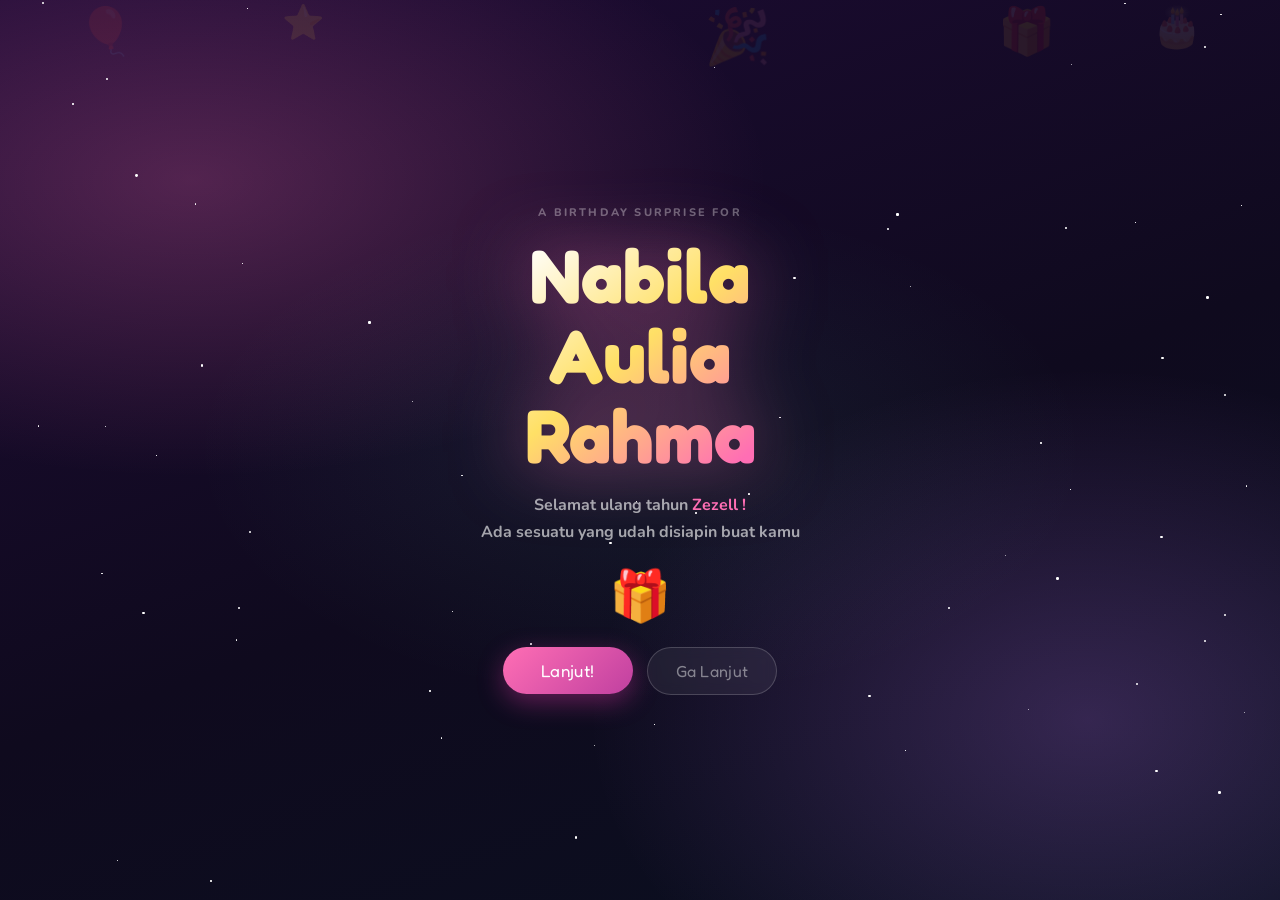
<file: firstpage/index.html>
<!DOCTYPE html>
<html lang="en">
<head>
  <meta charset="UTF-8">
  <meta name="viewport" content="width=device-width, initial-scale=1.0">
  <title>For Nabila</title>
  <link href="https://fonts.googleapis.com/css2?family=Fredoka+One&family=Nunito:wght@400;700;800&display=swap" rel="stylesheet">
  <link rel="stylesheet" href="style.css">
</head>
<body>

<div class="bg-layer"></div>
<div class="bg-deco" style="left:6%;  animation-duration:13s; animation-delay:0s;">🎈</div>
<div class="bg-deco" style="left:22%; animation-duration:9s;  animation-delay:3s; font-size:34px;">⭐</div>
<div class="bg-deco" style="left:55%; animation-duration:16s; animation-delay:1s; font-size:54px;">🎉</div>
<div class="bg-deco" style="left:78%; animation-duration:11s; animation-delay:4s;">🎁</div>
<div class="bg-deco" style="left:90%; animation-duration:14s; animation-delay:2s; font-size:40px;">🎂</div>

<div id="wrapper">

  <!-- PHASE 1: GREETING -->
  <div class="phase active" id="phaseGreet">
    <p class="eyebrow">a birthday surprise for</p>
    <h1 class="hero-name">Nabila<br>Aulia Rahma</h1>
    <p class="hero-sub">Selamat ulang tahun <strong>Zezell !</strong> <br>Ada sesuatu yang udah disiapin buat kamu</p>
    <div class="cake-bounce">🎁</div>

    <!-- 2 button: Lanjut & Ga Lanjut -->
    <div class="btn-greet-wrap">
      <button class="btn-pink" id="startBtn">Lanjut!</button>
      <button class="btn-nope" id="nopeBtn">Ga Lanjut</button>
    </div>
  </div>

  <!-- PHASE 2: MISSION BRIEFING -->
  <div class="phase" id="phaseMission">
    <p class="eyebrow">misi sebelum kado</p>
    <h2 class="section-title">Kado Spesial<br>Menantimu!</h2>
    <p class="section-sub">Tapi buat buka kadonya, kamu harus<br><strong>selesaiin 3 mini game</strong> dulu yeah</p>

    <div class="mission-list">
      <div class="mission-card" style="--delay:0.05s">
        <div class="mission-num">1</div>
        <div class="mission-info">
          <div class="m-title">Birthday Tap Blast</div>
          <div class="m-sub">Tangkap 24 item dalam 30 detik</div>
        </div>
      </div>
      <div class="mission-card" style="--delay:0.18s">
        <div class="mission-num">2</div>
        <div class="mission-info">
          <div class="m-title">Birthday Tic-Tac-Toe</div>
          <div class="m-sub">Kalahkan Bahlil di papan 3×3</div>
        </div>
      </div>
      <div class="mission-card" style="--delay:0.31s">
        <div class="mission-num">3</div>
        <div class="mission-info">
          <div class="m-title">Rock Paper Scissors</div>
          <div class="m-sub">Menangkan 3 ronde lawan Bahlil</div>
        </div>
      </div>
    </div>

    <div class="reward-pill">
      🎁 &nbsp;Selesaikan semua misi → kado spesial terbuka!
    </div>

    <button class="btn-yellow" id="goBtn">Start!</button>
  </div>

  <!-- PHASE 3: COUNTDOWN -->
  <div class="phase" id="phaseCountdown">
    <p class="countdown-label">Game dimulai dalam...</p>
    <div class="countdown-ring">
      <span class="countdown-num" id="countNum">3</span>
    </div>
    <p class="countdown-sub" id="countSub">Siapkan jarimu!</p>
  </div>

</div>

<script src="script.js"></script>
</body>
</html>
</file>
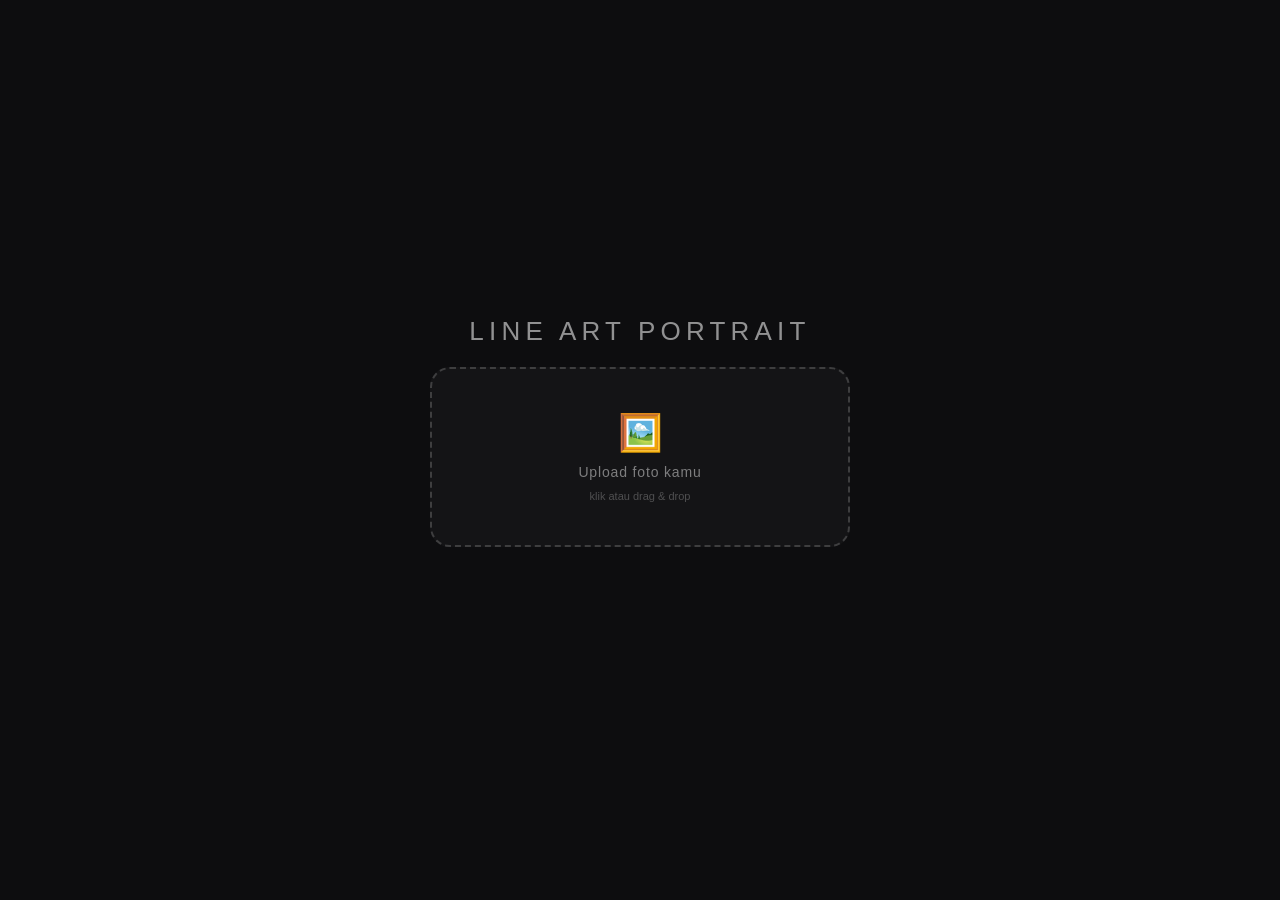
<file: flower/index.html>
<!DOCTYPE html>
<html lang="en">
<head>
  <meta charset="UTF-8">
  <meta name="viewport" content="width=device-width, initial-scale=1.0">
  <title>Line Art Portrait</title>
  <style>
    * { margin: 0; padding: 0; box-sizing: border-box; }

    body {
      background: #0d0d0f;
      min-height: 100vh;
      display: flex;
      flex-direction: column;
      align-items: center;
      justify-content: center;
      font-family: 'Segoe UI', sans-serif;
      color: white;
      gap: 20px;
      padding: 24px;
    }

    h1 {
      font-size: clamp(18px, 4vw, 26px);
      font-weight: 300;
      letter-spacing: 0.2em;
      text-transform: uppercase;
      color: rgba(255,255,255,0.55);
    }

    #dropZone {
      width: min(420px, 92vw);
      height: 180px;
      border: 2px dashed rgba(255,255,255,0.18);
      border-radius: 20px;
      display: flex;
      flex-direction: column;
      align-items: center;
      justify-content: center;
      gap: 10px;
      cursor: pointer;
      transition: border-color 0.2s, background 0.2s;
      background: rgba(255,255,255,0.03);
    }
    #dropZone:hover, #dropZone.drag { border-color: rgba(255,100,100,0.6); background: rgba(255,50,50,0.06); }
    #dropZone .dz-icon { font-size: 36px; }
    #dropZone .dz-label { font-size: 14px; color: rgba(255,255,255,0.45); letter-spacing: 0.06em; }
    #dropZone .dz-sub { font-size: 11px; color: rgba(255,255,255,0.25); }
    #fileInput { display: none; }

    #canvasWrap {
      display: none;
      position: relative;
    }
    canvas {
      border-radius: 16px;
      display: block;
      max-width: min(520px, 94vw);
      max-height: 70vh;
    }
    #hiddenCanvas { display: none; }

    #controls {
      display: none;
      flex-wrap: wrap;
      gap: 10px;
      align-items: center;
      justify-content: center;
      background: rgba(255,255,255,0.04);
      border: 1px solid rgba(255,255,255,0.08);
      backdrop-filter: blur(12px);
      border-radius: 50px;
      padding: 10px 20px;
    }

    .ctrl-group {
      display: flex;
      align-items: center;
      gap: 8px;
    }
    .ctrl-label {
      font-size: 11px;
      color: rgba(255,255,255,0.4);
      letter-spacing: 0.06em;
      white-space: nowrap;
    }
    input[type=range] {
      width: 80px;
      accent-color: #c0392b;
    }

    button {
      background: rgba(255,255,255,0.07);
      border: 1px solid rgba(255,255,255,0.15);
      color: rgba(255,255,255,0.75);
      border-radius: 50px;
      padding: 6px 16px;
      font-size: 12px;
      cursor: pointer;
      transition: background 0.2s, transform 0.15s;
      letter-spacing: 0.04em;
      white-space: nowrap;
    }
    button:hover { background: rgba(255,255,255,0.14); transform: scale(1.04); }
    button.red {
      background: rgba(180,20,20,0.3);
      border-color: rgba(200,50,50,0.4);
      color: #ff9a9a;
    }
    button.red:hover { background: rgba(200,30,30,0.45); }

    #status {
      font-size: 12px;
      color: rgba(255,255,255,0.35);
      letter-spacing: 0.06em;
      min-height: 18px;
    }

    .color-btns {
      display: flex;
      gap: 6px;
    }
    .color-dot {
      width: 22px; height: 22px;
      border-radius: 50%;
      cursor: pointer;
      border: 2px solid transparent;
      transition: transform 0.15s, border-color 0.15s;
    }
    .color-dot:hover { transform: scale(1.2); }
    .color-dot.active { border-color: white; }
  </style>
</head>
<body>

<h1>Line Art Portrait</h1>

<div id="dropZone">
  <div class="dz-icon">🖼️</div>
  <div class="dz-label">Upload foto kamu</div>
  <div class="dz-sub">klik atau drag & drop</div>
  <input type="file" id="fileInput" accept="image/*">
</div>

<div id="canvasWrap">
  <canvas id="outputCanvas"></canvas>
</div>
<canvas id="hiddenCanvas"></canvas>

<div id="controls">
  <div class="ctrl-group">
    <span class="ctrl-label">density</span>
    <input type="range" id="densitySlider" min="1" max="5" step="0.5" value="2.5">
  </div>
  <div class="ctrl-group">
    <span class="ctrl-label">threshold</span>
    <input type="range" id="threshSlider" min="10" max="120" step="5" value="45">
  </div>
  <div class="ctrl-group">
    <span class="ctrl-label">warna</span>
    <div class="color-btns">
      <div class="color-dot active" data-color="#ffffff" style="background:#ffffff;" title="putih"></div>
      <div class="color-dot" data-color="#ff6b6b" style="background:#ff6b6b;" title="merah"></div>
      <div class="color-dot" data-color="#72efdd" style="background:#72efdd;" title="teal"></div>
      <div class="color-dot" data-color="#ffe066" style="background:#ffe066;" title="kuning"></div>
      <div class="color-dot" data-color="#c77dff" style="background:#c77dff;" title="ungu"></div>
    </div>
  </div>
  <button id="reRender">render ulang</button>
  <button id="saveBtn">simpan 💾</button>
  <button class="red" id="resetBtn">ganti foto</button>
</div>

<div id="status"></div>

<script>
// ── state ────────────────────────────────────────────────────
let sourceImage  = null;
let lineColor    = '#ffffff';
let animFrame;

const dropZone      = document.getElementById('dropZone');
const fileInput     = document.getElementById('fileInput');
const outputCanvas  = document.getElementById('outputCanvas');
const hiddenCanvas  = document.getElementById('hiddenCanvas');
const canvasWrap    = document.getElementById('canvasWrap');
const controls      = document.getElementById('controls');
const statusEl      = document.getElementById('status');
const densitySlider = document.getElementById('densitySlider');
const threshSlider  = document.getElementById('threshSlider');
const ctx           = outputCanvas.getContext('2d');
const hctx          = hiddenCanvas.getContext('2d');

// ── upload handling ──────────────────────────────────────────
dropZone.addEventListener('click', () => fileInput.click());
fileInput.addEventListener('change', e => loadFile(e.target.files[0]));

dropZone.addEventListener('dragover', e => { e.preventDefault(); dropZone.classList.add('drag'); });
dropZone.addEventListener('dragleave', () => dropZone.classList.remove('drag'));
dropZone.addEventListener('drop', e => {
  e.preventDefault();
  dropZone.classList.remove('drag');
  loadFile(e.dataTransfer.files[0]);
});

function loadFile(file) {
  if (!file || !file.type.startsWith('image/')) return;
  const reader = new FileReader();
  reader.onload = ev => {
    const img = new Image();
    img.onload = () => {
      sourceImage = img;
      dropZone.style.display = 'none';
      canvasWrap.style.display = 'block';
      controls.style.display  = 'flex';
      render();
    };
    img.src = ev.target.result;
  };
  reader.readAsDataURL(file);
}

// ── color picker ─────────────────────────────────────────────
document.querySelectorAll('.color-dot').forEach(dot => {
  dot.addEventListener('click', () => {
    document.querySelectorAll('.color-dot').forEach(d => d.classList.remove('active'));
    dot.classList.add('active');
    lineColor = dot.dataset.color;
    render();
  });
});

// ── sliders ──────────────────────────────────────────────────
densitySlider.addEventListener('input', render);
threshSlider.addEventListener('input', render);
document.getElementById('reRender').addEventListener('click', render);

// ── reset ────────────────────────────────────────────────────
document.getElementById('resetBtn').addEventListener('click', () => {
  sourceImage = null;
  cancelAnimationFrame(animFrame);
  dropZone.style.display  = 'flex';
  canvasWrap.style.display = 'none';
  controls.style.display  = 'none';
  statusEl.textContent    = '';
  fileInput.value = '';
});

// ── save ─────────────────────────────────────────────────────
document.getElementById('saveBtn').addEventListener('click', () => {
  const a = document.createElement('a');
  a.download = 'lineart.png';
  a.href = outputCanvas.toDataURL('image/png');
  a.click();
});

// ── RENDER ───────────────────────────────────────────────────
function render() {
  if (!sourceImage) return;
  cancelAnimationFrame(animFrame);
  statusEl.textContent = 'memproses...';

  // ── setup canvas sizes ──────────────────────────────────
  const maxW = Math.min(520, window.innerWidth * 0.94);
  const maxH = window.innerHeight * 0.68;
  let w = sourceImage.width;
  let h = sourceImage.height;
  const scale = Math.min(maxW / w, maxH / h, 1);
  w = Math.floor(w * scale);
  h = Math.floor(h * scale);

  outputCanvas.width  = w;
  outputCanvas.height = h;
  hiddenCanvas.width  = w;
  hiddenCanvas.height = h;

  // ── draw source to hidden canvas ────────────────────────
  hctx.drawImage(sourceImage, 0, 0, w, h);
  const imageData = hctx.getImageData(0, 0, w, h);
  const data      = imageData.data;

  // ── grayscale + edge detection (Sobel) ──────────────────
  const gray = new Float32Array(w * h);
  for (let i = 0; i < w * h; i++) {
    const r = data[i*4], g = data[i*4+1], b = data[i*4+2];
    gray[i] = 0.299*r + 0.587*g + 0.114*b;
  }

  const edges = new Float32Array(w * h);
  let maxEdge = 0;
  for (let y = 1; y < h-1; y++) {
    for (let x = 1; x < w-1; x++) {
      const idx = y*w + x;
      // Sobel kernel
      const gx =
        -gray[(y-1)*w+(x-1)] + gray[(y-1)*w+(x+1)]
        -2*gray[y*w+(x-1)]   + 2*gray[y*w+(x+1)]
        -gray[(y+1)*w+(x-1)] + gray[(y+1)*w+(x+1)];
      const gy =
        -gray[(y-1)*w+(x-1)] - 2*gray[(y-1)*w+x] - gray[(y-1)*w+(x+1)]
        +gray[(y+1)*w+(x-1)] + 2*gray[(y+1)*w+x] + gray[(y+1)*w+(x+1)];
      const mag = Math.sqrt(gx*gx + gy*gy);
      edges[idx] = mag;
      if (mag > maxEdge) maxEdge = mag;
    }
  }

  // ── collect edge points above threshold ─────────────────
  const threshold = parseFloat(threshSlider.value) / 255 * maxEdge;
  const edgePts   = [];
  for (let y = 1; y < h-1; y++) {
    for (let x = 1; x < w-1; x++) {
      if (edges[y*w+x] > threshold) {
        edgePts.push({ x, y, strength: edges[y*w+x] / maxEdge });
      }
    }
  }

  // ── shuffle edge points ──────────────────────────────────
  for (let i = edgePts.length-1; i > 0; i--) {
    const j = Math.floor(Math.random()*(i+1));
    [edgePts[i], edgePts[j]] = [edgePts[j], edgePts[i]];
  }

  // ── draw background ──────────────────────────────────────
  ctx.fillStyle = '#0d0d0f';
  ctx.fillRect(0, 0, w, h);

  // ── animate lines drawing ────────────────────────────────
  const density    = parseFloat(densitySlider.value);
  const totalLines = Math.floor(edgePts.length * density * 0.18);
  const pts        = edgePts.slice(0, Math.min(totalLines, edgePts.length));

  const BATCH = 180; // lines per frame
  let drawn   = 0;

  const rgb = hexToRgb(lineColor);

  function drawBatch() {
    const end = Math.min(drawn + BATCH, pts.length);
    for (let i = drawn; i < end; i++) {
      const pt  = pts[i];
      const s   = pt.strength;
      const len = 2 + s * 5;
      const angle = Math.random() * Math.PI * 2;

      const x1 = pt.x + Math.cos(angle) * len * 0.5;
      const y1 = pt.y + Math.sin(angle) * len * 0.5;
      const x2 = pt.x - Math.cos(angle) * len * 0.5;
      const y2 = pt.y - Math.sin(angle) * len * 0.5;

      const alpha = 0.12 + s * 0.55;
      ctx.beginPath();
      ctx.moveTo(x1, y1);
      ctx.lineTo(x2, y2);
      ctx.strokeStyle = `rgba(${rgb.r},${rgb.g},${rgb.b},${alpha})`;
      ctx.lineWidth   = 0.5 + s * 0.8;
      ctx.stroke();
    }
    drawn = end;

    const pct = Math.round(drawn / pts.length * 100);
    statusEl.textContent = drawn < pts.length ? `rendering... ${pct}%` : `selesai ✓  (${pts.length.toLocaleString()} garis)`;

    if (drawn < pts.length) animFrame = requestAnimationFrame(drawBatch);
  }

  animFrame = requestAnimationFrame(drawBatch);
}

function hexToRgb(hex) {
  return {
    r: parseInt(hex.slice(1,3),16),
    g: parseInt(hex.slice(3,5),16),
    b: parseInt(hex.slice(5,7),16),
  };
}
</script>
</body>
</html>
</file>
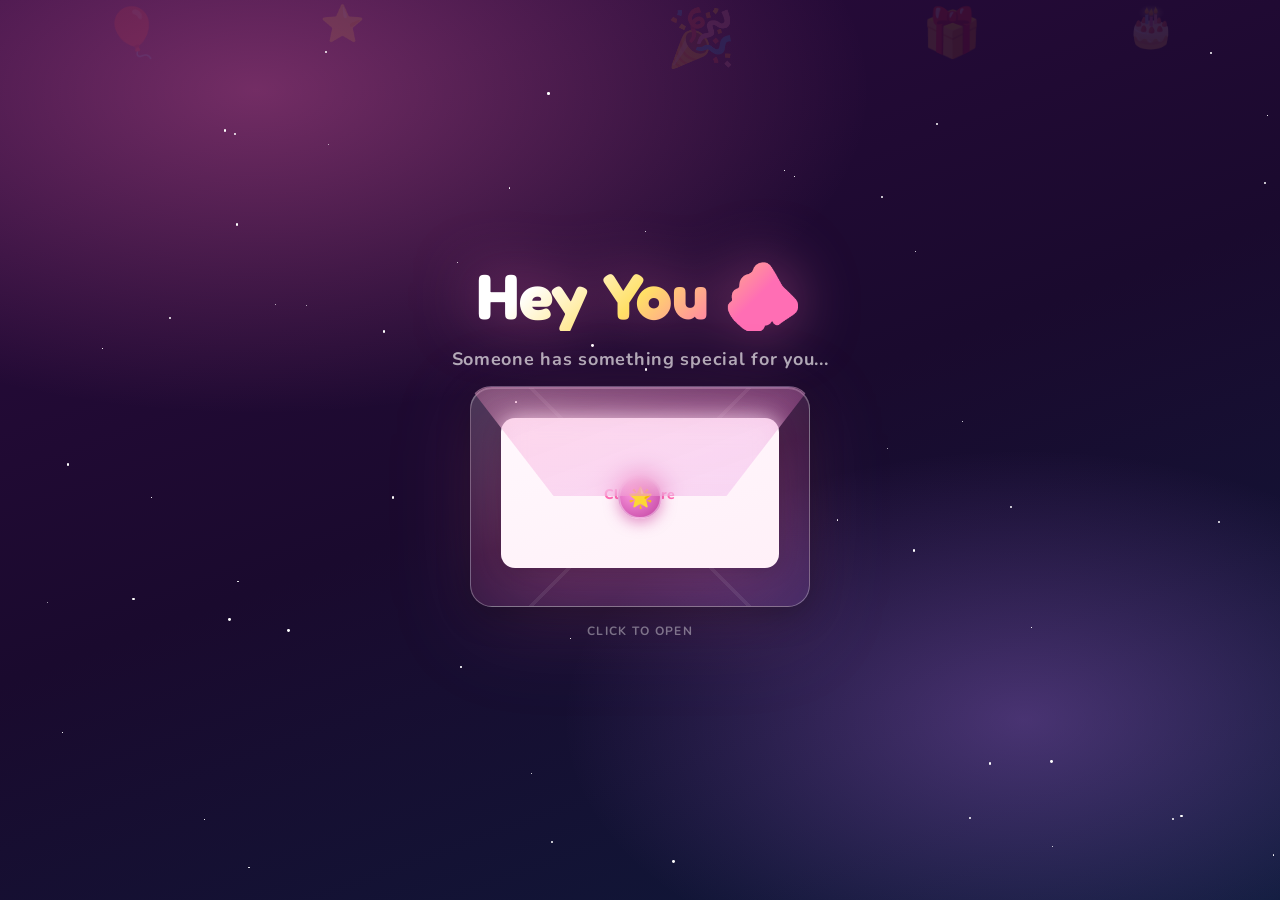
<file: intropage/index.html>
<!DOCTYPE html>
<html lang="en">
<head>
  <meta charset="UTF-8">
  <meta name="viewport" content="width=device-width, initial-scale=1.0">
  <title>Birthday Surprise</title>
  <link href="https://fonts.googleapis.com/css2?family=Fredoka+One&family=Nunito:wght@400;700;800&display=swap" rel="stylesheet">
  <link rel="stylesheet" href="style.css">
</head>
<body>

  <!-- Deep background gradient layer -->
  <div class="bg-gradient"></div>

  <!-- Floating emoji -->
  <div class="bg-deco" style="left:8%;  animation-duration:13s; animation-delay:0s;">🎈</div>
  <div class="bg-deco" style="left:25%; animation-duration:10s; animation-delay:2s; font-size:36px;">⭐</div>
  <div class="bg-deco" style="left:52%; animation-duration:16s; animation-delay:4s; font-size:56px;">🎉</div>
  <div class="bg-deco" style="left:72%; animation-duration:12s; animation-delay:1s;">🎁</div>
  <div class="bg-deco" style="left:88%; animation-duration:9s;  animation-delay:3s; font-size:40px;">🎂</div>

  <div class="wrapper">

    <h1 class="title">Hey You 🫵</h1>
    <p class="subtitle">Someone has something special for you...</p>

    <div class="envelope-wrap">
      <div class="envelope" id="envelope">
        <div class="flap"></div>
        <div class="body"></div>
        <div class="seal">🌟</div>
        <div class="paper" id="paper">
          <span class="paper-icon"></span>
          Click Here
        </div>
      </div>
    </div> 

    <p class="hint">click to open</p>

  </div>

  <script src="script.js"></script>
</body>
</html>
</file>
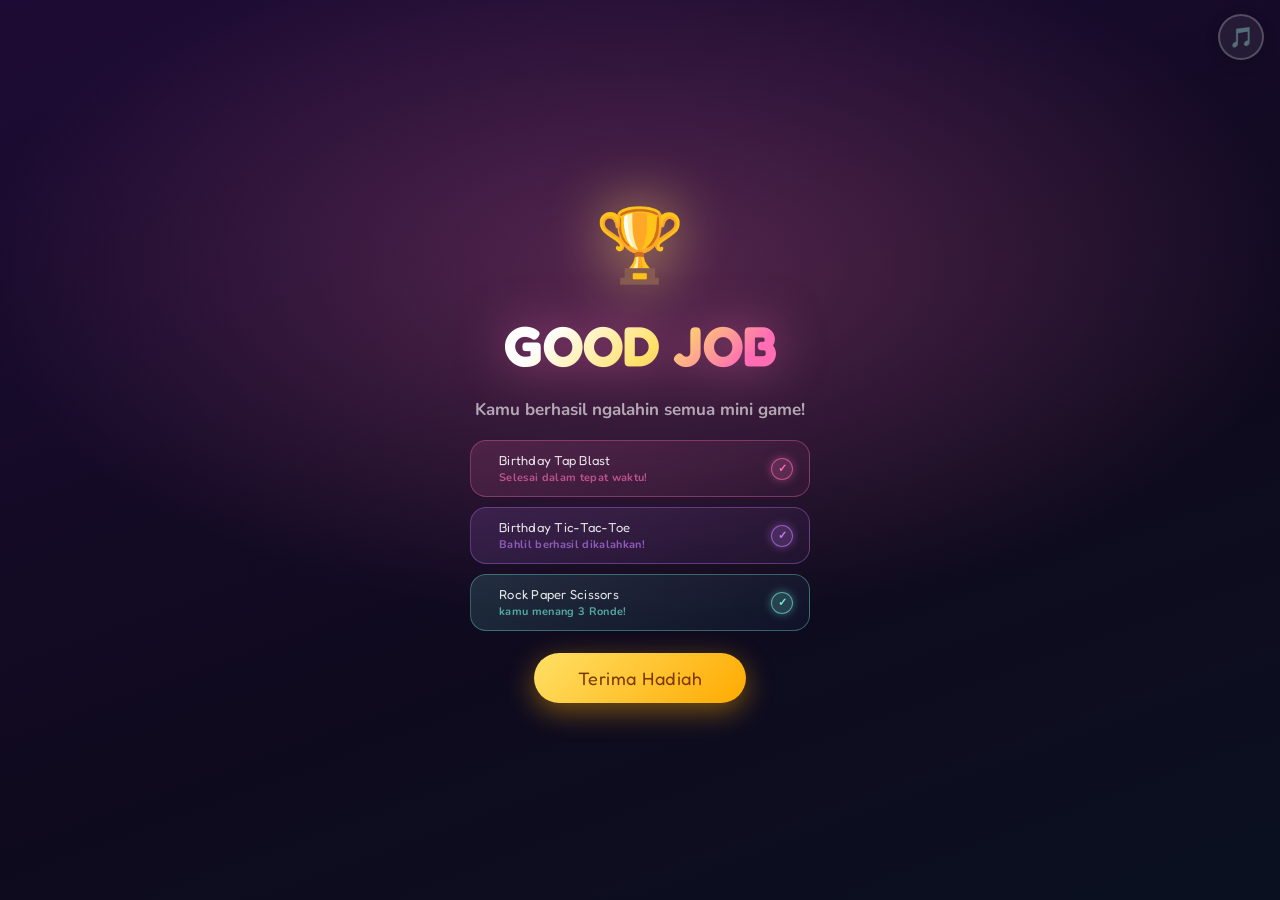
<file: thirdpage/index.html>
<!DOCTYPE html>
<html lang="en">
<head>
  <meta charset="UTF-8">
  <meta name="viewport" content="width=device-width, initial-scale=1.0">
  <title>Kado untuk Nabila</title>
  <link href="https://fonts.googleapis.com/css2?family=Fredoka+One&family=Nunito:wght@400;700;800&family=Lora:ital,wght@0,400;0,600;1,400;1,600&display=swap" rel="stylesheet">
  <link rel="stylesheet" href="style.css">
</head>
<body>

<button id="musicBtn" title="Toggle Music">🎵</button>
<audio id="bgMusic" src="../assets/audio/hbd.mp3" loop></audio>

<div class="bg-layer"></div>
<div class="bg-deco" style="left:5%;  animation-duration:13s;">🎈</div>
<div class="bg-deco" style="left:25%; animation-duration:10s; animation-delay:2s; font-size:34px;">⭐</div>
<div class="bg-deco" style="left:55%; animation-duration:15s; animation-delay:5s; font-size:52px;">🎉</div>
<div class="bg-deco" style="left:78%; animation-duration:12s; animation-delay:1s;">🎁</div>
<div class="bg-deco" style="left:91%; animation-duration:9s;  animation-delay:3s; font-size:38px;">🎂</div>

<!-- VICTORY SCREEN -->
<div id="victoryScreen">
  <div class="victory-inner">
    <div class="victory-emoji">🏆</div>
    <h1 class="victory-title">GOOD JOB</h1>
    <p class="victory-sub">Kamu berhasil ngalahin semua mini game!</p>
<div class="victory-badges">
  <div class="v-badge badge-1">
    <div class="v-badge-icon"></div>
    <div class="v-badge-info">
      <div class="v-badge-name">Birthday Tap Blast</div>
      <div class="v-badge-status">Selesai dalam tepat waktu!</div>
    </div>
    <div class="v-badge-check">✓</div>
  </div>
  <div class="v-badge badge-2">
    <div class="v-badge-icon"></div>
    <div class="v-badge-info">
      <div class="v-badge-name">Birthday Tic-Tac-Toe</div>
      <div class="v-badge-status">Bahlil berhasil dikalahkan!</div>
    </div>
    <div class="v-badge-check">✓</div>
  </div>
  <div class="v-badge badge-3">
    <div class="v-badge-icon"></div>
    <div class="v-badge-info">
      <div class="v-badge-name">Rock Paper Scissors</div>
      <div class="v-badge-status">kamu menang 3 Ronde!</div>
    </div>
    <div class="v-badge-check">✓</div>
  </div>
</div>
    <button class="btn-claim" id="claimBtn">Terima Hadiah</button>
  </div>
</div>
<!-- LOADING SCREEN -->
<div id="loadingScreen">
  <div class="loading-inner">
    <div class="loading-box-wrap">
      <div class="loading-box" id="loadingBox">🎁</div>
      <div class="loading-rays" id="loadingRays"></div>
    </div>
    <p class="loading-title">Kado lagi disiapkan...</p>
    <div class="progress-wrap">
      <div class="progress-bar" id="progressBar"></div>
    </div>
    <p class="loading-sub" id="loadingSub">Membuka bungkus kado... 🎀</p>
  </div>
</div>

<!-- MAIN CONTENT -->
<div id="wrapper">
  <p class="eyebrow">hadiah untuk pemenang <br> Selamat kepada</p>
  <h1 class="page-title">Nabila Aulia Rahma</h1>
  <p class="page-sub"> Kamu udah berhasil melewati mini game,<br> <strong>it’s time to open your gift !</strong></p>

  <div class="gift-row">

    <!-- KADO 1 -->
    <div class="gift-box" id="gift1" data-gift="1">
      <div class="gift-lid"><div class="lid-ribbon"></div></div>
      <div class="gift-body">
        <div class="gift-ribbon-v"></div>
        <div class="gift-ribbon-h"></div>
      </div>
      <div class="gift-glow"></div>
      <div class="gift-label">Kado 1</div>
    </div>

    <!-- KADO 2 — locked -->
    <div class="gift-box locked" id="gift2" data-gift="2">
      <div class="gift-lid"><div class="lid-ribbon"></div></div>
      <div class="gift-body">
        <div class="gift-ribbon-v"></div>
        <div class="gift-ribbon-h"></div>
      </div>
      <div class="lock-icon">🔒</div>
      <div class="gift-label">Kado 2</div>
    </div>

    <!-- KADO 3 — locked -->
    <div class="gift-box locked" id="gift3" data-gift="3">
      <div class="gift-lid"><div class="lid-ribbon"></div></div>
      <div class="gift-body">
        <div class="gift-ribbon-v"></div>
        <div class="gift-ribbon-h"></div>
      </div>
      <div class="lock-icon">🔒</div>
      <div class="gift-label">Kado 3</div>
      <div class="info-btn" id="infoBtn" title="Informasi">👁️‍🗨️</div>
    </div>

  </div>

  <p class="hint-text" id="hintText">Klik kado pertama untuk mulai!</p>
</div>

<!-- GIFT MODAL -->
<div id="modalOverlay">
  <div class="modal-card" id="modalCard">
    <button class="modal-close" id="modalClose">✕</button>
    <div id="modalContent"></div>
  </div>
</div>

<!-- INFO MODAL -->
<div id="infoModal">
  <div class="info-card">
    <button class="info-close" id="infoClose">✕</button>
    <div class="info-icon-big">👁️‍🗨️</div>
    <div class="info-title">Informasi</div>
    <div class="info-text">
     <strong>Mohon maaf</strong> — apabila ada kesalahan penyebutan Nama atau kampus di dalam kado ini.<br><br>
      Semua yang tertulis di sini dibuat dengan <strong>niat yang tulus</strong> dan penuh doa buat kamu.
    </div>
  </div>
</div>

<script src="script.js"></script>
</body>
</html>
</file>
<file: firstpage/style.css>
:root {
  --pink:   #ff6eb4;
  --yellow: #ffe066;
  --purple: #c77dff;
  --mint:   #72efdd;
}

* { margin:0; padding:0; box-sizing:border-box; }

body {
  font-family: 'Nunito', sans-serif;
  background: #0f0a1e;
  color: white;
  min-height: 100vh;
  overflow: hidden;
}

/* ===== BG ===== */
.bg-layer {
  position: fixed; inset: 0; z-index: 0;
  background:
    radial-gradient(ellipse 75% 55% at 15% 20%, rgba(255,110,180,0.25) 0%, transparent 60%),
    radial-gradient(ellipse 65% 65% at 85% 80%, rgba(199,125,255,0.22) 0%, transparent 60%),
    radial-gradient(ellipse 50% 40% at 50% 50%, rgba(114,239,221,0.07) 0%, transparent 70%),
    linear-gradient(160deg, #1e0b35 0%, #0f0a1e 55%, #0a1020 100%);
}

.bg-deco {
  position: fixed; font-size: 46px; opacity: 0.09;
  animation: floatDeco linear infinite; z-index: 1; pointer-events: none;
}
@keyframes floatDeco {
  0%   { transform: translateY(110vh) rotate(0deg); }
  100% { transform: translateY(-10vh) rotate(360deg); }
}

/* ===== WRAPPER ===== */
#wrapper {
  position: relative; z-index: 2;
  height: 100vh;
  display: flex; align-items: center; justify-content: center;
  padding: 24px 20px;
}

/* ===== PHASE SYSTEM ===== */
.phase {
  display: none;
  flex-direction: column;
  align-items: center;
  text-align: center;
  gap: 16px;
  width: 100%;
  max-width: 420px;
}
.phase.active { display: flex; }

.phase.enter { animation: phaseIn 0.55s cubic-bezier(.4,0,.2,1) both; }
.phase.exit  { animation: phaseOut 0.3s ease both; }

@keyframes phaseIn {
  from { opacity:0; transform: translateY(28px) scale(0.97); }
  to   { opacity:1; transform: translateY(0) scale(1); }
}
@keyframes phaseOut {
  from { opacity:1; transform: translateY(0); }
  to   { opacity:0; transform: translateY(-22px); }
}

/* ===== PHASE 1 — GREETING ===== */
.eyebrow {
  font-size: 11px; font-weight: 800;
  letter-spacing: 0.2em; text-transform: uppercase;
  color: rgba(255,255,255,0.35);
  animation: fadeUp 0.5s ease 0.1s both;
}

.hero-name {
  font-family: 'Fredoka One', cursive;
  font-size: clamp(44px, 11vw, 76px);
  line-height: 1.05;
  background: linear-gradient(140deg, #fff 15%, var(--yellow) 48%, var(--pink) 82%);
  -webkit-background-clip: text;
  -webkit-text-fill-color: transparent;
  background-clip: text;
  filter: drop-shadow(0 0 36px rgba(255,110,180,0.55));
  animation: nameSlam 0.8s cubic-bezier(.36,2,.6,1) 0.3s both;
}
@keyframes nameSlam {
  from { transform: scale(0.3) rotate(-10deg); opacity:0; }
  to   { transform: scale(1) rotate(0deg);    opacity:1; }
}

.hero-sub {
  font-size: clamp(13px, 2.8vw, 16px);
  font-weight: 700;
  color: rgba(255,255,255,0.62);
  line-height: 1.7;
  animation: fadeUp 0.5s ease 0.8s both;
}
.hero-sub strong { color: var(--pink); }

.cake-bounce {
  font-size: 50px;
  animation: fadeUp 0.5s ease 1s both, cakeBob 2.2s ease 1.5s infinite;
}
@keyframes cakeBob {
  0%,100% { transform: translateY(0) rotate(-4deg); }
  50%     { transform: translateY(-12px) rotate(4deg); }
}

/* ===== 2 BUTTON WRAPPER ===== */
.btn-greet-wrap {
  display: flex;
  gap: 14px;
  align-items: center;
  flex-wrap: wrap;
  justify-content: center;
  animation: fadeUp 0.5s ease 1.2s both;
}

/* ===== BUTTON GA LANJUT ===== */
.btn-nope {
  padding: 13px 28px;
  border: 1.5px solid rgba(255,255,255,0.18);
  border-radius: 50px;
  background: rgba(255,255,255,0.06);
  font-family: 'Fredoka One', cursive;
  font-size: 16px;
  color: rgba(255,255,255,0.45);
  cursor: pointer;
  letter-spacing: 0.3px;
  backdrop-filter: blur(6px);
  transition: border-color 0.2s, color 0.2s, background 0.2s;
  /* Penting: position akan di-override jadi fixed saat kabur */
  position: relative;
  z-index: 10;
}
.btn-nope:hover {
  border-color: rgba(255,110,180,0.4);
  color: rgba(255,255,255,0.6);
  background: rgba(255,110,180,0.08);
}

/* ===== PHASE 2 — MISSION ===== */
.section-title {
  font-family: 'Fredoka One', cursive;
  font-size: clamp(26px, 6vw, 40px);
  line-height: 1.1;
  background: linear-gradient(135deg, #fff 30%, var(--yellow));
  -webkit-background-clip: text;
  -webkit-text-fill-color: transparent;
  background-clip: text;
  filter: drop-shadow(0 0 20px rgba(255,224,102,0.4));
}

.section-sub {
  font-size: 14px; font-weight: 700;
  color: rgba(255,255,255,0.58);
  line-height: 1.7;
}
.section-sub strong { color: var(--pink); }

.mission-list {
  display: flex; flex-direction: column;
  gap: 10px; width: 100%;
}

.mission-card {
  display: flex; align-items: center; gap: 14px;
  background: rgba(255,255,255,0.06);
  border: 1.5px solid rgba(255,255,255,0.11);
  border-radius: 18px;
  padding: 13px 16px;
  text-align: left;
  animation: cardSlide 0.5s cubic-bezier(.36,2,.6,1) var(--delay, 0s) both;
  transition: border-color 0.2s, background 0.2s;
}
.mission-card:hover {
  background: rgba(255,255,255,0.10);
  border-color: rgba(255,110,180,0.35);
}

@keyframes cardSlide {
  from { opacity:0; transform: translateX(-18px); }
  to   { opacity:1; transform: translateX(0); }
}

.mission-num {
  width: 38px; height: 38px; flex-shrink: 0;
  background: linear-gradient(135deg, var(--pink), #c040a0);
  border-radius: 50%;
  display: flex; align-items: center; justify-content: center;
  font-family: 'Fredoka One', cursive;
  font-size: 17px;
  box-shadow: 0 4px 14px rgba(200,50,150,0.4);
}

.mission-info { flex: 1; }
.m-title {
  font-weight: 800; font-size: 14px;
  color: white; margin-bottom: 2px;
}
.m-sub {
  font-size: 12px; color: rgba(255,255,255,0.45); font-weight: 700;
}

.reward-pill {
  background: rgba(255,224,102,0.10);
  border: 1.5px solid rgba(255,224,102,0.28);
  border-radius: 50px;
  padding: 10px 20px;
  font-size: 13px; font-weight: 800;
  color: var(--yellow);
  animation: fadeUp 0.5s ease 0.5s both;
}

/* ===== PHASE 3 — COUNTDOWN ===== */
.countdown-label {
  font-size: 13px; font-weight: 800;
  letter-spacing: 0.15em; text-transform: uppercase;
  color: rgba(255,255,255,0.38);
}

.countdown-ring {
  width: clamp(140px, 32vw, 190px);
  height: clamp(140px, 32vw, 190px);
  border-radius: 50%;
  border: 3px solid rgba(255,255,255,0.10);
  background: rgba(255,255,255,0.04);
  display: flex; align-items: center; justify-content: center;
  box-shadow:
    0 0 0 6px rgba(255,110,180,0.08),
    0 0 60px rgba(255,110,180,0.15);
  position: relative;
}
.countdown-ring::before {
  content: '';
  position: absolute; inset: -3px;
  border-radius: 50%;
  border: 3px solid transparent;
  border-top-color: var(--pink);
  border-right-color: rgba(255,110,180,0.3);
  animation: spinRing 1s linear infinite;
}
@keyframes spinRing { to { transform: rotate(360deg); } }

.countdown-num {
  font-family: 'Fredoka One', cursive;
  font-size: clamp(72px, 18vw, 120px);
  line-height: 1;
  color: white;
  filter: drop-shadow(0 0 28px rgba(255,110,180,0.65));
  animation: numPop 0.4s cubic-bezier(.36,2,.6,1) both;
}
@keyframes numPop {
  from { transform: scale(0.3); opacity:0; }
  to   { transform: scale(1);   opacity:1; }
}

.countdown-sub {
  font-size: 14px; font-weight: 700;
  color: rgba(255,255,255,0.45);
  min-height: 22px;
}

/* ===== SHARED BUTTONS ===== */
.btn-pink, .btn-yellow {
  padding: 13px 38px;
  border: none; border-radius: 50px;
  font-family: 'Fredoka One', cursive;
  font-size: 17px; cursor: pointer;
  letter-spacing: 0.4px;
  transition: transform 0.18s, box-shadow 0.18s;
}
.btn-pink:hover, .btn-yellow:hover {
  transform: translateY(-4px) scale(1.05);
}
.btn-pink:active, .btn-yellow:active { transform: scale(0.97); }

.btn-pink {
  background: linear-gradient(135deg, var(--pink), #c040a0);
  color: white;
  box-shadow: 0 8px 26px rgba(200,50,150,0.45);
}
.btn-pink:hover { box-shadow: 0 14px 34px rgba(200,50,150,0.6); }

.btn-yellow {
  background: linear-gradient(135deg, var(--yellow), #ffaa00);
  color: #7a3800;
  box-shadow: 0 8px 26px rgba(255,170,0,0.4);
  animation: fadeUp 0.5s ease 0.6s both;
}
.btn-yellow:hover { box-shadow: 0 14px 34px rgba(255,170,0,0.55); }

/* ===== SHARED UTILS ===== */
@keyframes fadeUp {
  from { opacity:0; transform:translateY(16px); }
  to   { opacity:1; transform:translateY(0); }
}

.cf {
  position: fixed; pointer-events:none; z-index:999;
  border-radius: 2px;
  animation: cfFall linear forwards;
}
@keyframes cfFall {
  0%   { transform:translateY(-10px) rotate(0deg); opacity:1; }
  100% { transform:translateY(110vh) rotate(720deg); opacity:0; }
}
</file>
<file: intropage/style.css>
:root {
  --pink:   #ff6eb4;
  --yellow: #ffe066;
  --purple: #c77dff;
}

* { margin: 0; padding: 0; box-sizing: border-box; }

body {
  font-family: "Nunito", sans-serif;
  min-height: 100vh;
  overflow: hidden;
  color: white;
  background: #1a0a2e;
  position: relative;
}

.bg-gradient {
  position: fixed;
  inset: 0;
  background:
    radial-gradient(ellipse 80% 60% at 20% 10%, rgba(255,110,180,0.35) 0%, transparent 60%),
    radial-gradient(ellipse 60% 50% at 80% 80%, rgba(199,125,255,0.30) 0%, transparent 60%),
    linear-gradient(160deg, #2d0a3e 0%, #1a0a2e 50%, #0d1a3a 100%);
  z-index: 0;
}

.bg-deco {
  position: fixed;
  font-size: 48px;
  opacity: 0.10;
  animation: floatDeco linear infinite;
  z-index: 1;
  pointer-events: none;
}

@keyframes floatDeco {
  0%   { transform: translateY(110vh) rotate(0deg); }
  100% { transform: translateY(-10vh) rotate(360deg); }
}

.star {
  position: fixed;
  border-radius: 50%;
  background: white;
  z-index: 1;
  pointer-events: none;
  animation: twinkle ease-in-out infinite alternate;
}

@keyframes twinkle {
  from { opacity: 0.1; transform: scale(0.8); }
  to   { opacity: 0.7; transform: scale(1.2); }
}

.wrapper {
  position: relative;
  z-index: 2;
  height: 100vh;
  display: flex;
  flex-direction: column;
  justify-content: center;
  align-items: center;
  gap: 16px;
  text-align: center;
  padding: 20px;
}

.title {
  font-family: "Fredoka One", cursive;
  font-size: clamp(36px, 8vw, 64px);
  line-height: 1.1;
  background: linear-gradient(135deg, #fff 20%, #ffe066 50%, #ff6eb4 80%);
  -webkit-background-clip: text;
  -webkit-text-fill-color: transparent;
  background-clip: text;
  filter: drop-shadow(0 0 30px rgba(255,110,180,0.5));
  animation: titleEntrance 0.9s cubic-bezier(.36,2,.6,1) both;
}

@keyframes titleEntrance {
  from { transform: scale(0.4) rotate(-12deg); opacity: 0; }
  to   { transform: scale(1) rotate(0deg); opacity: 1; }
}

.subtitle {
  font-size: clamp(14px, 2.5vw, 18px);
  font-weight: 700;
  color: rgba(255,255,255,0.65);
  letter-spacing: 0.04em;
  animation: fadeUp 0.7s ease 0.3s both;
}

@keyframes fadeUp {
  from { opacity: 0; transform: translateY(16px); }
  to   { opacity: 1; transform: translateY(0); }
}

.envelope-wrap {
  animation: fadeUp 0.8s ease 0.5s both;
  perspective: 800px;
}

.envelope {
  position: relative;
  width: clamp(260px, 50vw, 340px);
  height: clamp(170px, 32vw, 220px);
  cursor: pointer;
  transform-style: preserve-3d;
  transition: transform 0.4s ease, filter 0.3s ease;
  filter: drop-shadow(0 20px 40px rgba(255,110,180,0.3));
}

.envelope:hover {
  transform: translateY(-8px) rotateX(4deg) scale(1.04);
  filter: drop-shadow(0 30px 50px rgba(255,110,180,0.5));
}

.body {
  position: absolute;
  inset: 0;
  background: linear-gradient(160deg,
    rgba(255,255,255,0.18) 0%,
    rgba(255,110,180,0.12) 50%,
    rgba(199,125,255,0.15) 100%);
  backdrop-filter: blur(16px);
  -webkit-backdrop-filter: blur(16px);
  border: 1.5px solid rgba(255,255,255,0.30);
  border-radius: 22px;
  box-shadow: inset 0 1px 0 rgba(255,255,255,0.25), 0 8px 32px rgba(0,0,0,0.3);
}

.body::before {
  content: "";
  position: absolute;
  inset: 0;
  border-radius: 22px;
  background:
    linear-gradient(135deg, transparent 49.5%, rgba(255,255,255,0.08) 49.5%, rgba(255,255,255,0.08) 50.5%, transparent 50.5%),
    linear-gradient(225deg, transparent 49.5%, rgba(255,255,255,0.08) 49.5%, rgba(255,255,255,0.08) 50.5%, transparent 50.5%);
}

.flap {
  position: absolute;
  top: -1px;
  left: -1px;
  right: -1px;
  height: 50%;
  overflow: hidden;
  transform-origin: top center;
  transition: transform 0.55s cubic-bezier(.4,0,.2,1);
  z-index: 3;
}

.flap::before {
  content: "";
  position: absolute;
  top: 0; left: 0; right: 0;
  height: 200%;
  background: linear-gradient(160deg, rgba(255,110,180,0.25) 0%, rgba(199,125,255,0.20) 100%);
  backdrop-filter: blur(12px);
  -webkit-backdrop-filter: blur(12px);
  border: 1.5px solid rgba(255,255,255,0.25);
  border-radius: 22px 22px 0 0;
  clip-path: polygon(0 0, 100% 0, 50% 100%);
}

.envelope:hover .flap { transform: rotateX(175deg); }

.seal {
  position: absolute;
  top: 50%; left: 50%;
  transform: translate(-50%, -50%);
  width: 44px; height: 44px;
  background: radial-gradient(circle at 35% 35%, #ff9de2, #c040a0);
  border-radius: 50%;
  border: 2px solid rgba(255,255,255,0.4);
  display: flex;
  align-items: center;
  justify-content: center;
  font-size: 20px;
  z-index: 2;
  box-shadow: 0 4px 14px rgba(200,50,150,0.5), inset 0 1px 0 rgba(255,255,255,0.3);
  transition: transform 0.3s ease, box-shadow 0.3s;
}

.envelope:hover .seal {
  transform: translate(-50%, -50%) scale(1.12);
  box-shadow: 0 6px 20px rgba(200,50,150,0.7), inset 0 1px 0 rgba(255,255,255,0.3);
}

.paper {
  position: absolute;
  width: 82%; height: 68%;
  background: linear-gradient(160deg, #fff8fd, #fff0f8);
  top: 14%; left: 9%;
  border-radius: 14px;
  display: flex;
  flex-direction: column;
  justify-content: center;
  align-items: center;
  gap: 4px;
  font-weight: 800;
  color: #ff6eb4;
  font-size: 14px;
  z-index: 1;
  box-shadow: 0 4px 20px rgba(0,0,0,0.15);
  transition: transform 0.5s cubic-bezier(.36,2,.6,1);
}

.paper-icon { font-size: 24px; }

.envelope:hover .paper { transform: translateY(-38px); }

.hint {
  font-size: 12px;
  font-weight: 700;
  color: rgba(255,255,255,0.4);
  letter-spacing: 0.12em;
  text-transform: uppercase;
  animation: fadeUp 0.8s ease 0.9s both, hintPulse 2.5s ease 1.5s infinite;
}

@keyframes hintPulse {
  0%,100% { opacity: 0.4; }
  50%     { opacity: 0.75; }
}

.paper.fly { animation: flyUp 0.9s forwards cubic-bezier(.4,0,.8,0.2); }

@keyframes flyUp {
  0%   { transform: translateY(-38px) scale(1);    opacity: 1; }
  60%  { transform: translateY(-200px) scale(1.1); opacity: 0.8; }
  100% { transform: translateY(-900px) scale(1.3); opacity: 0; }
}

.confetti {
  position: fixed;
  top: -10px;
  border-radius: 2px;
  opacity: 0.9;
  animation: confettiFall linear forwards;
  z-index: 10;
  pointer-events: none;
}

@keyframes confettiFall {
  0%   { transform: translateY(0) rotate(0deg); opacity: 0.9; }
  100% { transform: translateY(110vh) rotate(720deg); opacity: 0; }
}

.glow-ring {
  position: fixed;
  border-radius: 50%;
  border: 3px solid rgba(255,224,102,0.8);
  pointer-events: none;
  z-index: 20;
  animation: ringExpand 0.7s ease forwards;
}

@keyframes ringExpand {
  from { transform: translate(-50%,-50%) scale(0); opacity: 1; }
  to   { transform: translate(-50%,-50%) scale(6); opacity: 0; }
}
</file>
<file: thirdpage/style.css>
:root {
  --pink:   #ff6eb4;
  --yellow: #ffe066;
  --purple: #c77dff;
  --mint:   #72efdd;
  --blue:   #4a9eff;
}

* { margin: 0; padding: 0; box-sizing: border-box; }

body {
  font-family: 'Nunito', sans-serif;
  background: #0f0a1e;
  color: white;
  min-height: 100vh;
  overflow-x: hidden;
}

/* ===== BG ===== */
.bg-layer {
  position: fixed; inset: 0; z-index: 0;
  background:
    radial-gradient(ellipse 70% 55% at 15% 20%, rgba(255,110,180,0.20) 0%, transparent 60%),
    radial-gradient(ellipse 60% 60% at 85% 80%, rgba(199,125,255,0.18) 0%, transparent 60%),
    linear-gradient(160deg, #1e0b35 0%, #0f0a1e 55%, #0a1020 100%);
}

.bg-deco {
  position: fixed; font-size: 46px; opacity: 0.08;
  animation: floatDeco linear infinite; z-index: 1; pointer-events: none;
}
@keyframes floatDeco {
  0%   { transform: translateY(110vh) rotate(0deg); }
  100% { transform: translateY(-10vh) rotate(360deg); }
}

/* ===== MUSIC BTN ===== */
#musicBtn {
  position: fixed; top: 14px; right: 16px; z-index: 999;
  width: 46px; height: 46px; border-radius: 50%;
  border: 2px solid rgba(255,255,255,0.22);
  background: rgba(255,255,255,0.07);
  backdrop-filter: blur(10px);
  cursor: pointer; font-size: 20px;
  display: flex; align-items: center; justify-content: center;
  transition: transform 0.2s, background 0.2s;
  box-shadow: 0 4px 14px rgba(0,0,0,0.2);
}
#musicBtn:hover { transform: scale(1.12); background: rgba(255,255,255,0.14); }
#musicBtn.playing { animation: musicPulse 1.8s ease-in-out infinite; }
@keyframes musicPulse {
  0%,100% { box-shadow: 0 0 0 0 rgba(255,224,102,0.5); }
  50%     { box-shadow: 0 0 0 9px rgba(255,224,102,0); }
}

/* ===== WRAPPER ===== */
#wrapper {
  position: relative; z-index: 2;
  min-height: 100vh; display: none;
  flex-direction: column;
  align-items: center; justify-content: center;
  padding: 40px 20px 80px;
  gap: 18px; text-align: center;
  overflow-y: auto;
}

/* ===== HEADER ===== */
.eyebrow {
  font-size: 11px; font-weight: 800;
  letter-spacing: 0.2em; text-transform: uppercase;
  color: rgba(255,255,255,0.30);
  animation: fadeUp 0.5s ease 0.1s both;
}
.page-title {
  font-family: 'Fredoka One', cursive;
  font-size: clamp(28px, 7vw, 52px);
  background: linear-gradient(140deg, #fff 20%, var(--yellow) 50%, var(--pink) 82%);
  -webkit-background-clip: text; -webkit-text-fill-color: transparent;
  background-clip: text;
  filter: drop-shadow(0 0 28px rgba(255,110,180,0.5));
  animation: nameIn 0.8s cubic-bezier(.36,2,.6,1) 0.2s both;
}
@keyframes nameIn {
  from { transform: scale(0.5) rotate(-8deg); opacity: 0; }
  to   { transform: scale(1) rotate(0); opacity: 1; }
}
.page-sub {
  font-size: clamp(13px, 2.5vw, 16px); font-weight: 700;
  color: rgba(255,255,255,0.50); line-height: 1.75;
  animation: fadeUp 0.5s ease 0.5s both;
}

/* ===== GIFT ROW ===== */
.gift-row {
  display: flex; gap: clamp(14px,4vw,28px);
  align-items: flex-end; justify-content: center;
  flex-wrap: wrap;
  animation: fadeUp 0.6s ease 0.7s both;
}

/* ===== GIFT BOX ===== */
.gift-box {
  position: relative; width: clamp(100px, 22vw, 140px);
  cursor: pointer;
  transition: transform 0.25s, filter 0.25s;
  filter: drop-shadow(0 12px 24px rgba(255,110,180,0.22));
}
.gift-box:hover:not(.locked):not(.opened) {
  transform: translateY(-10px) scale(1.06);
  filter: drop-shadow(0 20px 36px rgba(255,110,180,0.5));
}
.gift-box.locked {
  cursor: not-allowed;
  filter: drop-shadow(0 8px 16px rgba(0,0,0,0.4)) grayscale(0.65);
  opacity: 0.5;
}
.gift-box.opened {
  cursor: pointer;
  filter: drop-shadow(0 8px 18px rgba(255,224,102,0.25)) grayscale(0.25);
  opacity: 0.65;
}
.gift-box.opened:hover { transform: translateY(-6px) scale(1.04); opacity: 0.85; }

.gift-lid {
  width: 100%; height: clamp(28px,6vw,38px);
  border-radius: 10px 10px 0 0;
  display: flex; align-items: center; justify-content: center;
  box-shadow: inset 0 2px 0 rgba(255,255,255,0.22);
}
.gift-box:nth-child(1) .gift-lid { background: linear-gradient(135deg, #ff6eb4, #c040a0); }
.gift-box:nth-child(2) .gift-lid { background: linear-gradient(135deg, #c77dff, #7b2ff7); }
.gift-box:nth-child(3) .gift-lid { background: linear-gradient(135deg, #4a9eff, #1a6fd4); }

.lid-ribbon { width: 16px; height: 100%; background: rgba(255,255,255,0.32); border-radius: 4px; }

.gift-body {
  width: 100%; height: clamp(90px,20vw,126px);
  border-top: none; border-radius: 0 0 14px 14px;
  position: relative; overflow: hidden;
  box-shadow: inset 0 -2px 0 rgba(0,0,0,0.15);
}
.gift-box:nth-child(1) .gift-body {
  background: linear-gradient(160deg, rgba(255,110,180,0.22), rgba(255,110,180,0.06));
  border: 2px solid rgba(255,110,180,0.32); border-top: none;
}
.gift-box:nth-child(2) .gift-body {
  background: linear-gradient(160deg, rgba(199,125,255,0.22), rgba(199,125,255,0.06));
  border: 2px solid rgba(199,125,255,0.32); border-top: none;
}
.gift-box:nth-child(3) .gift-body {
  background: linear-gradient(160deg, rgba(74,158,255,0.22), rgba(30,100,220,0.06));
  border: 2px solid rgba(74,158,255,0.32); border-top: none;
}

.gift-ribbon-v {
  position: absolute; top: 0; left: 50%; transform: translateX(-50%);
  width: 16px; height: 100%; background: rgba(255,255,255,0.18);
}
.gift-ribbon-h {
  position: absolute; top: 50%; left: 0; transform: translateY(-50%);
  width: 100%; height: 16px; background: rgba(255,255,255,0.18);
}
.lock-icon {
  position: absolute; top: 50%; left: 50%;
  transform: translate(-50%, -20%);
  font-size: clamp(22px,5vw,30px); z-index: 5;
  filter: drop-shadow(0 2px 6px rgba(0,0,0,0.4));
}
.gift-glow {
  position: absolute; bottom: -8px; left: 50%; transform: translateX(-50%);
  width: 80%; height: 16px;
  background: radial-gradient(ellipse, rgba(255,110,180,0.55) 0%, transparent 70%);
  animation: glowPulse 2s ease-in-out infinite;
}
@keyframes glowPulse {
  0%,100% { opacity:0.5; transform:translateX(-50%) scaleX(0.8); }
  50%     { opacity:1;   transform:translateX(-50%) scaleX(1.1); }
}
.gift-label {
  margin-top: 10px; font-size: 12px; font-weight: 800;
  letter-spacing: 0.06em; text-transform: uppercase;
  color: rgba(255,255,255,0.38); text-align: center;
}
.gift-box.opened .gift-label { color: var(--yellow); }
.gift-box.just-unlocked { animation: unlockBounce 0.6s cubic-bezier(.36,2,.6,1) both; }
@keyframes unlockBounce {
  from { transform: scale(0.7); opacity: 0.3; filter: brightness(2.5); }
  to   { transform: scale(1);   opacity: 1;   filter: brightness(1); }
}
.hint-text {
  font-size: 13px; font-weight: 700;
  color: rgba(255,255,255,0.32); letter-spacing: 0.04em;
  animation: fadeUp 0.5s ease 1s both, hintBlink 3s ease 2s infinite;
  min-height: 20px;
}
@keyframes hintBlink {
  0%,100% { opacity: 0.32; }
  50%     { opacity: 0.65; }
}

/* ===== INFO BUTTON ===== */
.info-btn {
  position: absolute; top: 8px; left: 8px;
  width: 22px; height: 22px; border-radius: 50%;
  background: rgba(74,158,255,0.18);
  border: 1.5px solid rgba(74,158,255,0.45);
  color: rgba(160,210,255,0.85); font-size: 13px;
  display: flex; align-items: center; justify-content: center;
  cursor: pointer; z-index: 10;
  transition: background 0.2s, transform 0.2s;
  backdrop-filter: blur(4px);
}
.info-btn:hover { background: rgba(74,158,255,0.35); transform: scale(1.15); }

/* ===== INFO MODAL ===== */
#infoModal {
  display: none; position: fixed; inset: 0; z-index: 200;
  background: rgba(6,2,16,0.88); backdrop-filter: blur(8px);
  align-items: center; justify-content: center; padding: 20px;
}
#infoModal.show { display: flex; animation: fadeIn 0.25s ease both; }
.info-card {
  background: linear-gradient(160deg, #020e2a, #041428);
  border: 1.5px solid rgba(74,158,255,0.35);
  border-radius: 22px; padding: 28px 24px;
  max-width: 340px; width: 100%;
  display: flex; flex-direction: column; align-items: center; gap: 12px;
  text-align: center;
  box-shadow: 0 0 40px rgba(50,130,255,0.15), 0 20px 50px rgba(0,0,0,0.6);
  animation: modalPop 0.4s cubic-bezier(.36,2,.6,1) both; position: relative;
}
.info-icon-big { font-size: 36px; }
.info-title { font-family: 'Fredoka One', cursive; font-size: 18px; color: #7ec8ff; }
.info-text { font-size: 13px; font-weight: 700; color: rgba(180,220,255,0.70); line-height: 1.85; }
.info-text strong { color: #4a9eff; }
.info-close {
  position: absolute; top: 12px; right: 14px;
  background: rgba(255,255,255,0.06); border: 1px solid rgba(255,255,255,0.12);
  border-radius: 50%; width: 28px; height: 28px;
  color: rgba(255,255,255,0.4); font-size: 13px;
  cursor: pointer; display: flex; align-items: center; justify-content: center;
  transition: background 0.2s, color 0.2s;
}
.info-close:hover { background: rgba(255,60,60,0.2); color: white; }

/* ===== GIFT MODAL ===== */
#modalOverlay {
  display: none; position: fixed; inset: 0; z-index: 50;
  background: rgba(6,2,16,0.90); backdrop-filter: blur(8px);
  align-items: center; justify-content: center; padding: 20px; overflow: hidden;
}
#modalOverlay.show { display: flex; animation: fadeIn 0.3s ease both; }
@keyframes fadeIn { from { opacity: 0; } to { opacity: 1; } }

.modal-card {
  position: relative; width: 100%; max-width: 500px;
  max-height: 88vh; overflow-y: auto; overflow-x: hidden;
  -webkit-overflow-scrolling: touch; overscroll-behavior: contain;
  border-radius: 28px; padding: 36px 28px 30px;
  display: flex; flex-direction: column; align-items: center; gap: 16px;
  text-align: center;
  animation: modalPop 0.5s cubic-bezier(.36,2,.6,1) both;
  scrollbar-width: thin; scrollbar-color: rgba(255,255,255,0.12) transparent;
}
.modal-card::-webkit-scrollbar { width: 4px; }
.modal-card::-webkit-scrollbar-track { background: transparent; }
.modal-card::-webkit-scrollbar-thumb { background: rgba(255,255,255,0.15); border-radius: 4px; }

@keyframes modalPop {
  from { transform: scale(0.55) rotate(-5deg); opacity: 0; }
  to   { transform: scale(1) rotate(0); opacity: 1; }
}
@keyframes modalOut {
  from { transform: scale(1); opacity: 1; }
  to   { transform: scale(0.85); opacity: 0; }
}

.modal-card.card-1 {
  background:
    repeating-linear-gradient(transparent, transparent 27px, rgba(180,120,60,0.15) 28px),
    linear-gradient(160deg, #2a1a08, #1e1206, #261508);
  border: 2px solid rgba(210,160,80,0.32);
  box-shadow: 0 0 0 1px rgba(210,160,80,0.08), 0 28px 70px rgba(0,0,0,0.65);
}
.modal-card.card-2 {
  background: linear-gradient(160deg, #1a0a2a, #12062a, #0e0a1a);
  border: 2px solid rgba(199,125,255,0.28);
  box-shadow: 0 0 50px rgba(180,80,255,0.12), 0 28px 70px rgba(0,0,0,0.65);
}
.modal-card.card-3 {
  background: linear-gradient(160deg, #020e2a, #041428, #020e20);
  border: 2px solid rgba(74,158,255,0.45);
  box-shadow: 0 0 60px rgba(50,130,255,0.18), 0 28px 70px rgba(0,0,0,0.65);
}
.card-3-bg {
  position: absolute; inset: 0;
  background: url('../assets/img/UpnVeteranYogyakarta.png') center center / 72% no-repeat;
  opacity: 0.055; pointer-events: none;
  filter: grayscale(1) brightness(2.5);
  border-radius: 28px; z-index: 0;
}
.modal-card.card-3 > *:not(.card-3-bg) { position: relative; z-index: 1; flex-shrink: 0; }

.modal-close {
  position: sticky; top: 0; align-self: flex-end;
  background: rgba(255,255,255,0.06); border: 1px solid rgba(255,255,255,0.12);
  border-radius: 50%; width: 32px; height: 32px;
  color: rgba(255,255,255,0.4); font-size: 15px;
  cursor: pointer; display: flex; align-items: center; justify-content: center;
  transition: background 0.2s, color 0.2s; z-index: 10; margin-bottom: -8px;
}
.modal-close:hover { background: rgba(255,60,60,0.2); color: white; }

/* ===== KADO 1 — LETTER ===== */
.letter-seal {
  font-size: 46px;
  animation: sealDrop 0.6s cubic-bezier(.36,2,.6,1) 0.2s both;
  filter: drop-shadow(0 4px 12px rgba(210,140,50,0.55));
}
@keyframes sealDrop {
  from { transform: scale(0) rotate(-20deg); opacity: 0; }
  to   { transform: scale(1) rotate(-3deg); opacity: 1; }
}
.letter-title {
  font-family: 'Fredoka One', cursive;
  font-size: clamp(17px,4vw,22px); color: #f0c060;
  text-shadow: 0 0 14px rgba(240,190,80,0.45);
  animation: fadeUp 0.4s ease 0.35s both;
}
.letter-body {
  font-family: 'Lora', serif;
  font-size: clamp(13px,2.4vw,14.5px);
  color: rgba(240,210,160,0.85);
  line-height: 2; text-align: left; white-space: pre-line;
  animation: fadeUp 0.4s ease 0.5s both; padding: 0 4px;
}
.letter-body strong { color: #f0c060; }
.letter-body em { font-style: italic; color: rgba(255,200,120,0.85); }
.letter-sign {
  font-family: 'Lora', serif; font-style: italic;
  font-size: 14px; color: rgba(240,190,80,0.65);
  align-self: flex-end; padding-right: 8px;
  animation: fadeUp 0.4s ease 0.7s both;
}

/* ===== KADO 2 — TWIBON ===== */
.twibon-header {
  display: flex; flex-direction: column; align-items: center; gap: 6px;
  animation: fadeUp 0.4s ease 0.2s both;
}
.twibon-badge-label {
  display: inline-block;
  background: linear-gradient(135deg, #ff6eb4, #c040a0);
  color: #fff; font-family: 'Fredoka One', cursive;
  font-size: 11px; letter-spacing: 0.14em; text-transform: uppercase;
  padding: 5px 16px; border-radius: 20px;
  box-shadow: 0 0 22px rgba(255,110,180,0.45);
  animation: stampIn 0.6s cubic-bezier(.36,2,.6,1) 0.2s both;
}
.twibon-title {
  font-family: 'Fredoka One', cursive;
  font-size: clamp(20px, 5vw, 28px);
  background: linear-gradient(135deg, #fff 20%, var(--pink) 60%, var(--yellow) 100%);
  -webkit-background-clip: text; -webkit-text-fill-color: transparent;
  background-clip: text;
  filter: drop-shadow(0 0 14px rgba(255,110,180,0.5));
  animation: fadeUp 0.4s ease 0.35s both;
}
.twibon-sub {
  font-size: 13px; font-weight: 700;
  color: rgba(255,255,255,0.45);
  animation: fadeUp 0.4s ease 0.45s both;
}

/* Canvas wrap + efek glow border */
.twibon-canvas-wrap {
  position: relative;
  width: 100%; max-width: 320px; aspect-ratio: 1;
  border-radius: 18px; overflow: visible;
  animation: fadeUp 0.4s ease 0.55s both;
  cursor: pointer;
}
.twibon-canvas-wrap::before {
  content: '';
  position: absolute; inset: -3px; border-radius: 20px;
  background: linear-gradient(135deg,
    rgba(255,110,180,0.5), rgba(199,125,255,0.5),
    rgba(74,158,255,0.5), rgba(255,224,102,0.5),
    rgba(255,110,180,0.5)
  );
  background-size: 300% 300%;
  animation: twibonGradSpin 4s ease infinite;
  z-index: 0; filter: blur(5px); opacity: 0.65;
}
@keyframes twibonGradSpin {
  0%   { background-position: 0%   50%; }
  50%  { background-position: 100% 50%; }
  100% { background-position: 0%   50%; }
}
#twibonCanvas {
  width: 100%; height: 100%;
  display: block; border-radius: 16px;
  position: relative; z-index: 2;
  box-shadow: 0 0 36px rgba(255,110,180,0.15), 0 12px 40px rgba(0,0,0,0.5);
}
.twibon-placeholder {
  position: absolute; inset: 0; z-index: 3;
  display: none; flex-direction: column; align-items: center; justify-content: center;
  gap: 10px; pointer-events: none;
  color: rgba(255,255,255,0.28); font-size: 13px; font-weight: 700;
}
.twibon-placeholder span { font-size: 40px; }

.twibon-controls {
  display: flex; gap: 12px; flex-wrap: wrap; justify-content: center;
  animation: fadeUp 0.4s ease 0.65s both;
}
.btn-twibon-upload {
  display: inline-flex; align-items: center; gap: 7px;
  padding: 11px 24px;
  background: linear-gradient(135deg, #ff6eb4, #c040a0);
  border: none; border-radius: 50px;
  font-family: 'Nunito', sans-serif;
  font-size: 13px; font-weight: 800;
  color: white; cursor: pointer; letter-spacing: 0.04em;
  box-shadow: 0 6px 22px rgba(255,110,180,0.4);
  transition: transform 0.2s, box-shadow 0.2s;
}
.btn-twibon-upload:hover { transform: translateY(-3px); box-shadow: 0 10px 28px rgba(255,110,180,0.6); }

.btn-twibon-download {
  display: inline-flex; align-items: center; gap: 7px;
  padding: 11px 24px;
  background: rgba(255,255,255,0.06);
  border: 1.5px solid rgba(255,255,255,0.18);
  border-radius: 50px;
  font-family: 'Nunito', sans-serif;
  font-size: 13px; font-weight: 800;
  color: rgba(255,255,255,0.35); cursor: not-allowed;
  letter-spacing: 0.04em; transition: all 0.3s;
}
.btn-twibon-download.ready {
  background: linear-gradient(135deg, #ffe066, #ffaa00);
  border-color: transparent; color: #7a3800; cursor: pointer;
  box-shadow: 0 6px 22px rgba(255,170,0,0.4);
}
.btn-twibon-download.ready:hover { transform: translateY(-3px); box-shadow: 0 10px 28px rgba(255,170,0,0.6); }

.twibon-zoom-wrap {
  display: flex; align-items: center; gap: 12px;
  opacity: 0;
  transition: opacity 0.4s ease;
  animation: fadeUp 0.4s ease 0.6s both;
}
.btn-zoom {
  width: 36px; height: 36px; border-radius: 50%;
  border: 1.5px solid rgba(199,125,255,0.45);
  background: rgba(199,125,255,0.12);
  color: #c77dff; font-size: 20px; font-weight: 700;
  cursor: pointer; line-height: 1;
  display: flex; align-items: center; justify-content: center;
  transition: background 0.2s, transform 0.15s, box-shadow 0.2s;
  box-shadow: 0 0 8px rgba(199,125,255,0.2);
  user-select: none;
}
.btn-zoom:hover {
  background: rgba(199,125,255,0.28);
  transform: scale(1.12);
  box-shadow: 0 0 14px rgba(199,125,255,0.5);
}
.btn-zoom:active { transform: scale(0.92); }
.zoom-label {
  font-family: 'Fredoka One', cursive;
  font-size: 15px; color: rgba(255,255,255,0.6);
  min-width: 48px; text-align: center;
  letter-spacing: 0.04em;
}
.twibon-hint {
  font-size: 12px; font-weight: 700;
  color: rgba(255,255,255,0.28); letter-spacing: 0.04em;
  animation: fadeUp 0.4s ease 0.75s both;
}

/* ===== KADO 3 — SNBP ===== */
.snbp-stars {
  position: absolute; inset: 0; z-index: 0;
  pointer-events: none; overflow: hidden; border-radius: 28px;
}
.snbp-stars span {
  position: absolute; background: rgba(150,200,255,0.55); border-radius: 50%;
  animation: starFloat ease-in-out infinite alternate;
}
@keyframes starFloat {
  from { opacity: 0.1; transform: scale(0.6); }
  to   { opacity: 0.5; transform: scale(1.4); }
}
.snbp-badge {
  display: inline-block;
  background: linear-gradient(135deg, #4a9eff, #1a6fd4);
  color: #fff; font-family: 'Fredoka One', cursive;
  font-size: 11px; letter-spacing: 0.14em; text-transform: uppercase;
  padding: 5px 16px; border-radius: 20px;
  box-shadow: 0 0 22px rgba(74,158,255,0.5);
  animation: stampIn 0.6s cubic-bezier(.36,2,.6,1) 0.2s both;
}
@keyframes stampIn {
  from { transform: scale(3) rotate(15deg); opacity: 0; }
  to   { transform: scale(1) rotate(-2deg); opacity: 1; }
}
.snbp-logo {
  width: clamp(85px,20vw,120px); aspect-ratio: 1; object-fit: contain;
  filter: drop-shadow(0 0 18px rgba(74,158,255,0.45)) drop-shadow(0 4px 14px rgba(0,0,0,0.5));
  animation: logoPop 0.7s cubic-bezier(.36,2,.6,1) 0.25s both;
}
@keyframes logoPop {
  from { transform: scale(0) rotate(-15deg); opacity: 0; }
  to   { transform: scale(1) rotate(0deg); opacity: 1; }
}
.snbp-univ {
  font-family: 'Fredoka One', cursive;
  font-size: clamp(10px,2.2vw,13px);
  color: rgba(160,210,255,0.65);
  letter-spacing: 0.06em; text-transform: uppercase; line-height: 1.5;
  animation: fadeUp 0.4s ease 0.5s both;
}
.snbp-main {
  font-family: 'Fredoka One', cursive;
  font-size: clamp(26px,6.5vw,42px); line-height: 1.15;
  background: linear-gradient(135deg, #e8f4ff 0%, #4a9eff 45%, #ffffff 100%);
  -webkit-background-clip: text; -webkit-text-fill-color: transparent;
  background-clip: text;
  filter: drop-shadow(0 0 28px rgba(74,158,255,0.8));
  animation: snbpBoom 0.7s cubic-bezier(.36,2,.6,1) 0.35s both;
}
@keyframes snbpBoom {
  from { transform: scale(0.2); opacity: 0; filter: blur(12px); }
  to   { transform: scale(1); opacity: 1; filter: blur(0); }
}
.snbp-name {
  font-family: 'Fredoka One', cursive;
  font-size: clamp(13px,2.8vw,17px);
  color: rgba(160,210,255,0.82);
  animation: fadeUp 0.4s ease 0.65s both;
}
.snbp-divider {
  width: 60px; height: 1.5px;
  background: linear-gradient(90deg, transparent, rgba(74,158,255,0.55), transparent);
  flex-shrink: 0;
}
.snbp-msg {
  font-size: clamp(13px,2.4vw,14.5px); font-weight: 700;
  color: rgba(180,220,255,0.72);
  line-height: 1.9; text-align: center; white-space: pre-line;
  animation: fadeUp 0.4s ease 0.8s both;
}
.snbp-msg strong { color: #7ec8ff; }
.snbp-msg em { color: rgba(200,230,255,0.62); font-style: italic; }

/* ===== BULAN SABIT ===== */
.btn-moon-wrap {
  display: flex; flex-direction: column; align-items: center; gap: 12px;
  margin-top: 8px; position: relative;
  animation: fadeUp 0.6s ease 1.1s both;
}
.moon-sparkle {
  position: absolute; font-size: 13px;
  color: rgba(180,220,255,0.75);
  text-shadow: 0 0 8px rgba(126,200,255,0.9);
  pointer-events: none; opacity: 0;
  animation: moonSparkleFloat ease-in-out infinite;
}
.moon-sparkle:nth-child(1) { top: -18px; left: 42%; }
.moon-sparkle:nth-child(2) { top: 12px;  right: -18px; }
.moon-sparkle:nth-child(3) { bottom: 40px; right: -14px; }
.moon-sparkle:nth-child(4) { top: 18px;  left: -18px; }
.moon-sparkle:nth-child(5) { bottom: 38px; left: -12px; }
@keyframes moonSparkleFloat {
  0%,100% { opacity: 0;    transform: scale(0.5) translateY(0); }
  50%     { opacity: 0.85; transform: scale(1.2) translateY(-6px); }
}
.btn-moon {
  background: none; border: none; cursor: pointer; outline: none;
  -webkit-tap-highlight-color: transparent;
  font-size: 72px; line-height: 1; padding: 10px; border-radius: 50%;
  transition: transform 0.3s cubic-bezier(.36,2,.6,1), filter 0.3s;
  filter: drop-shadow(0 0 16px rgba(126,200,255,0.55)) drop-shadow(0 0 32px rgba(74,158,255,0.25));
  animation: moonFloat 3.5s ease-in-out infinite alternate;
  position: relative;
}
@keyframes moonFloat {
  from { transform: translateY(0px) rotate(-5deg); }
  to   { transform: translateY(-8px) rotate(5deg); }
}
.btn-moon:hover {
  filter: drop-shadow(0 0 26px rgba(126,200,255,0.85)) drop-shadow(0 0 50px rgba(74,158,255,0.5));
  transform: scale(1.12) translateY(-4px);
}
.btn-moon.spinning {
  animation: moonSpin 0.65s cubic-bezier(.36,.07,.19,.97) forwards !important;
}
@keyframes moonSpin {
  0%   { transform: rotate(0deg)   scale(1);    filter: drop-shadow(0 0 16px rgba(126,200,255,0.55)); }
  40%  { transform: rotate(200deg) scale(1.18); filter: drop-shadow(0 0 44px rgba(126,200,255,1)); }
  100% { transform: rotate(360deg) scale(0.9);  filter: drop-shadow(0 0 8px rgba(126,200,255,0.3)); }
}
.btn-moon-label {
  font-family: 'Fredoka One', cursive; font-size: 14px;
  color: rgba(160,210,255,0.80); letter-spacing: 0.06em;
  text-shadow: 0 0 12px rgba(74,158,255,0.5);
  animation: moonLabelPulse 3s ease-in-out 2s infinite;
}
@keyframes moonLabelPulse {
  0%,100% { opacity: 0.7; }
  50%     { opacity: 1; color: #b8e0ff; text-shadow: 0 0 18px rgba(74,158,255,0.85); }
}
.btn-moon-sub {
  font-size: 11px; font-weight: 800;
  color: rgba(126,200,255,0.35);
  letter-spacing: 0.14em; text-transform: uppercase;
}

/* ===== CONFETTI & FIREWORK ===== */
.cf {
  position: fixed; pointer-events: none; z-index: 999;
  border-radius: 2px; animation: cfFall linear forwards;
}
@keyframes cfFall {
  0%   { transform: translateY(-10px) rotate(0deg); opacity: 1; }
  100% { transform: translateY(110vh) rotate(720deg); opacity: 0; }
}
.fw {
  position: fixed; pointer-events: none; z-index: 998;
  width: 6px; height: 6px; border-radius: 50%;
  animation: fwShoot ease-out forwards;
}
@keyframes fwShoot {
  0%   { transform: translate(0,0); opacity: 1; }
  100% { transform: translate(var(--tx),var(--ty)); opacity: 0; }
}

/* ===== SHARED ===== */
@keyframes fadeUp {
  from { opacity: 0; transform: translateY(14px); }
  to   { opacity: 1; transform: translateY(0); }
}

/* ===== VICTORY SCREEN ===== */
#victoryScreen {
  position: fixed; inset: 0; z-index: 300;
  background:
    radial-gradient(ellipse 80% 60% at 50% 30%, rgba(255,110,180,0.28) 0%, transparent 65%),
    linear-gradient(160deg, #1e0b35 0%, #0f0a1e 60%, #0a1020 100%);
  display: flex; align-items: center; justify-content: center; padding: 24px;
}
#victoryScreen.hide { animation: screenFadeOut 0.6s ease forwards; }
@keyframes screenFadeOut {
  from { opacity: 1; transform: scale(1); }
  to   { opacity: 0; transform: scale(1.04); pointer-events: none; }
}
.victory-inner {
  display: flex; flex-direction: column; align-items: center; gap: 16px;
  text-align: center; max-width: 420px; width: 100%;
}
.victory-emoji {
  font-size: 72px;
  animation: trophyBounce 0.8s cubic-bezier(.36,2,.6,1) 0.2s both;
  filter: drop-shadow(0 0 30px rgba(255,224,102,0.7));
}
@keyframes trophyBounce {
  from { transform: scale(0) rotate(-20deg); opacity: 0; }
  to   { transform: scale(1) rotate(0deg); opacity: 1; }
}
.victory-title {
  font-family: 'Fredoka One', cursive;
  font-size: clamp(32px, 8vw, 56px);
  background: linear-gradient(135deg, #fff 20%, var(--yellow) 55%, var(--pink) 85%);
  -webkit-background-clip: text; -webkit-text-fill-color: transparent;
  background-clip: text;
  filter: drop-shadow(0 0 24px rgba(255,110,180,0.5));
  animation: fadeUp 0.5s ease 0.5s both;
}
.victory-sub {
  font-size: clamp(14px, 3vw, 17px); font-weight: 700;
  color: rgba(255,255,255,0.62); line-height: 1.75;
  animation: fadeUp 0.5s ease 0.65s both;
}
.victory-badges {
  display: flex; flex-direction: column; gap: 10px;
  width: 100%; max-width: 340px;
  animation: fadeUp 0.5s ease 0.8s both;
}
.v-badge {
  display: flex; align-items: center; gap: 12px;
  padding: 11px 16px; border-radius: 16px;
  position: relative; overflow: hidden;
  backdrop-filter: blur(10px); transition: transform 0.2s;
}
.v-badge:hover { transform: translateX(4px); }
.v-badge.badge-1 {
  background: linear-gradient(135deg, rgba(255,110,180,0.15), rgba(255,110,180,0.05));
  border: 1.5px solid rgba(255,110,180,0.35);
  animation: badgeSlide 0.5s cubic-bezier(.36,2,.6,1) 0.9s both;
}
.v-badge.badge-2 {
  background: linear-gradient(135deg, rgba(199,125,255,0.15), rgba(199,125,255,0.05));
  border: 1.5px solid rgba(199,125,255,0.35);
  animation: badgeSlide 0.5s cubic-bezier(.36,2,.6,1) 1.1s both;
}
.v-badge.badge-3 {
  background: linear-gradient(135deg, rgba(114,239,221,0.15), rgba(74,158,255,0.05));
  border: 1.5px solid rgba(114,239,221,0.35);
  animation: badgeSlide 0.5s cubic-bezier(.36,2,.6,1) 1.3s both;
}
@keyframes badgeSlide {
  from { opacity: 0; transform: translateX(-24px) scale(0.9); }
  to   { opacity: 1; transform: translateX(0) scale(1); }
}
.v-badge::before {
  content: ''; position: absolute;
  top: 0; left: -100%; width: 60%; height: 100%;
  background: linear-gradient(90deg, transparent, rgba(255,255,255,0.06), transparent);
  animation: badgeShimmer 3s ease-in-out infinite;
}
.v-badge.badge-2::before { animation-delay: 0.4s; }
.v-badge.badge-3::before { animation-delay: 0.8s; }
@keyframes badgeShimmer {
  0%   { left: -100%; }
  50%  { left: 120%; }
  100% { left: 120%; }
}
.v-badge-icon {
  font-size: 26px; flex-shrink: 0;
  filter: drop-shadow(0 0 8px rgba(255,255,255,0.3));
  animation: iconBounce 0.5s cubic-bezier(.36,2,.6,1) 1.6s both;
}
.v-badge.badge-2 .v-badge-icon { animation-delay: 1.8s; }
.v-badge.badge-3 .v-badge-icon { animation-delay: 2.0s; }
@keyframes iconBounce {
  from { transform: scale(0) rotate(-15deg); }
  to   { transform: scale(1) rotate(0deg); }
}
.v-badge-info {
  flex: 1; text-align: left;
  display: flex; flex-direction: column; gap: 2px;
}
.v-badge-name {
  font-family: 'Fredoka One', cursive; font-size: 13px;
  color: rgba(255,255,255,0.88); letter-spacing: 0.02em;
}
.v-badge-status { font-size: 11px; font-weight: 700; color: rgba(255,255,255,0.38); letter-spacing: 0.03em; }
.v-badge.badge-1 .v-badge-status { color: rgba(255,110,180,0.65); }
.v-badge.badge-2 .v-badge-status { color: rgba(199,125,255,0.65); }
.v-badge.badge-3 .v-badge-status { color: rgba(114,239,221,0.65); }
.v-badge-check {
  flex-shrink: 0; width: 22px; height: 22px; border-radius: 50%;
  display: flex; align-items: center; justify-content: center;
  font-size: 11px; font-weight: 800;
  animation: checkPop 0.5s cubic-bezier(.36,2,.6,1) 1.7s both;
}
.v-badge.badge-1 .v-badge-check {
  background: rgba(255,110,180,0.2); border: 1.5px solid rgba(255,110,180,0.6);
  color: #ff6eb4; box-shadow: 0 0 10px rgba(255,110,180,0.4);
}
.v-badge.badge-2 .v-badge-check {
  background: rgba(199,125,255,0.2); border: 1.5px solid rgba(199,125,255,0.6);
  color: #c77dff; box-shadow: 0 0 10px rgba(199,125,255,0.4); animation-delay: 1.9s;
}
.v-badge.badge-3 .v-badge-check {
  background: rgba(114,239,221,0.2); border: 1.5px solid rgba(114,239,221,0.6);
  color: #72efdd; box-shadow: 0 0 10px rgba(114,239,221,0.4); animation-delay: 2.1s;
}
@keyframes checkPop {
  from { transform: scale(0) rotate(45deg); opacity: 0; }
  to   { transform: scale(1) rotate(0deg); opacity: 1; }
}
.btn-claim {
  margin-top: 6px; padding: 14px 44px;
  background: linear-gradient(135deg, var(--yellow), #ffaa00);
  border: none; border-radius: 50px;
  font-family: 'Fredoka One', cursive;
  font-size: 18px; color: #7a3800; cursor: pointer; letter-spacing: 0.5px;
  box-shadow: 0 8px 28px rgba(255,170,0,0.45);
  transition: transform 0.2s, box-shadow 0.2s;
  animation: fadeUp 0.5s ease 1.5s both, claimPulse 2s ease 2.5s infinite;
}
.btn-claim:hover { transform: translateY(-4px) scale(1.06); box-shadow: 0 14px 36px rgba(255,170,0,0.6); }
.btn-claim:active { transform: scale(0.97); }
@keyframes claimPulse {
  0%,100% { box-shadow: 0 8px 28px rgba(255,170,0,0.45); }
  50%     { box-shadow: 0 8px 40px rgba(255,170,0,0.75); }
}

/* ===== LOADING SCREEN ===== */
#loadingScreen {
  display: none; position: fixed; inset: 0; z-index: 300;
  background:
    radial-gradient(ellipse 80% 60% at 50% 40%, rgba(199,125,255,0.2) 0%, transparent 65%),
    linear-gradient(160deg, #1e0b35 0%, #0f0a1e 60%, #0a1020 100%);
  align-items: center; justify-content: center; padding: 24px;
}
#loadingScreen.show { display: flex; animation: fadeIn 0.4s ease both; }
#loadingScreen.hide { animation: screenFadeOut 0.6s ease forwards; }
.loading-inner {
  display: flex; flex-direction: column; align-items: center; gap: 20px;
  text-align: center; max-width: 360px; width: 100%;
}
.loading-box-wrap {
  position: relative; width: 110px; height: 110px;
  display: flex; align-items: center; justify-content: center;
}
.loading-box {
  font-size: 64px; z-index: 2; position: relative;
  animation: boxFloat 1.4s ease-in-out infinite alternate;
  filter: drop-shadow(0 0 20px rgba(255,110,180,0.6));
}
@keyframes boxFloat {
  from { transform: translateY(0px) scale(1); }
  to   { transform: translateY(-14px) scale(1.08); }
}
.loading-rays { position: absolute; inset: 0; animation: raysRotate 3s linear infinite; }
@keyframes raysRotate { to { transform: rotate(360deg); } }
.loading-rays span {
  position: absolute; top: 50%; left: 50%;
  width: 2px; height: 30px;
  background: linear-gradient(to bottom, rgba(255,224,102,0.6), transparent);
  border-radius: 2px; transform-origin: 50% 0%;
}
.loading-title {
  font-family: 'Fredoka One', cursive;
  font-size: clamp(20px, 5vw, 28px);
  background: linear-gradient(135deg, #fff, var(--purple));
  -webkit-background-clip: text; -webkit-text-fill-color: transparent;
  background-clip: text;
}
.progress-wrap {
  width: 100%; max-width: 280px; height: 8px;
  background: rgba(255,255,255,0.08);
  border-radius: 50px; overflow: hidden;
  border: 1px solid rgba(255,255,255,0.10);
}
.progress-bar {
  height: 100%; width: 0%;
  background: linear-gradient(90deg, var(--pink), var(--purple), var(--yellow));
  border-radius: 50px; transition: width 0.3s ease;
  box-shadow: 0 0 10px rgba(199,125,255,0.6);
}
.loading-sub {
  font-size: 13px; font-weight: 700;
  color: rgba(255,255,255,0.42);
  min-height: 20px; transition: opacity 0.3s ease;
}
</file>
